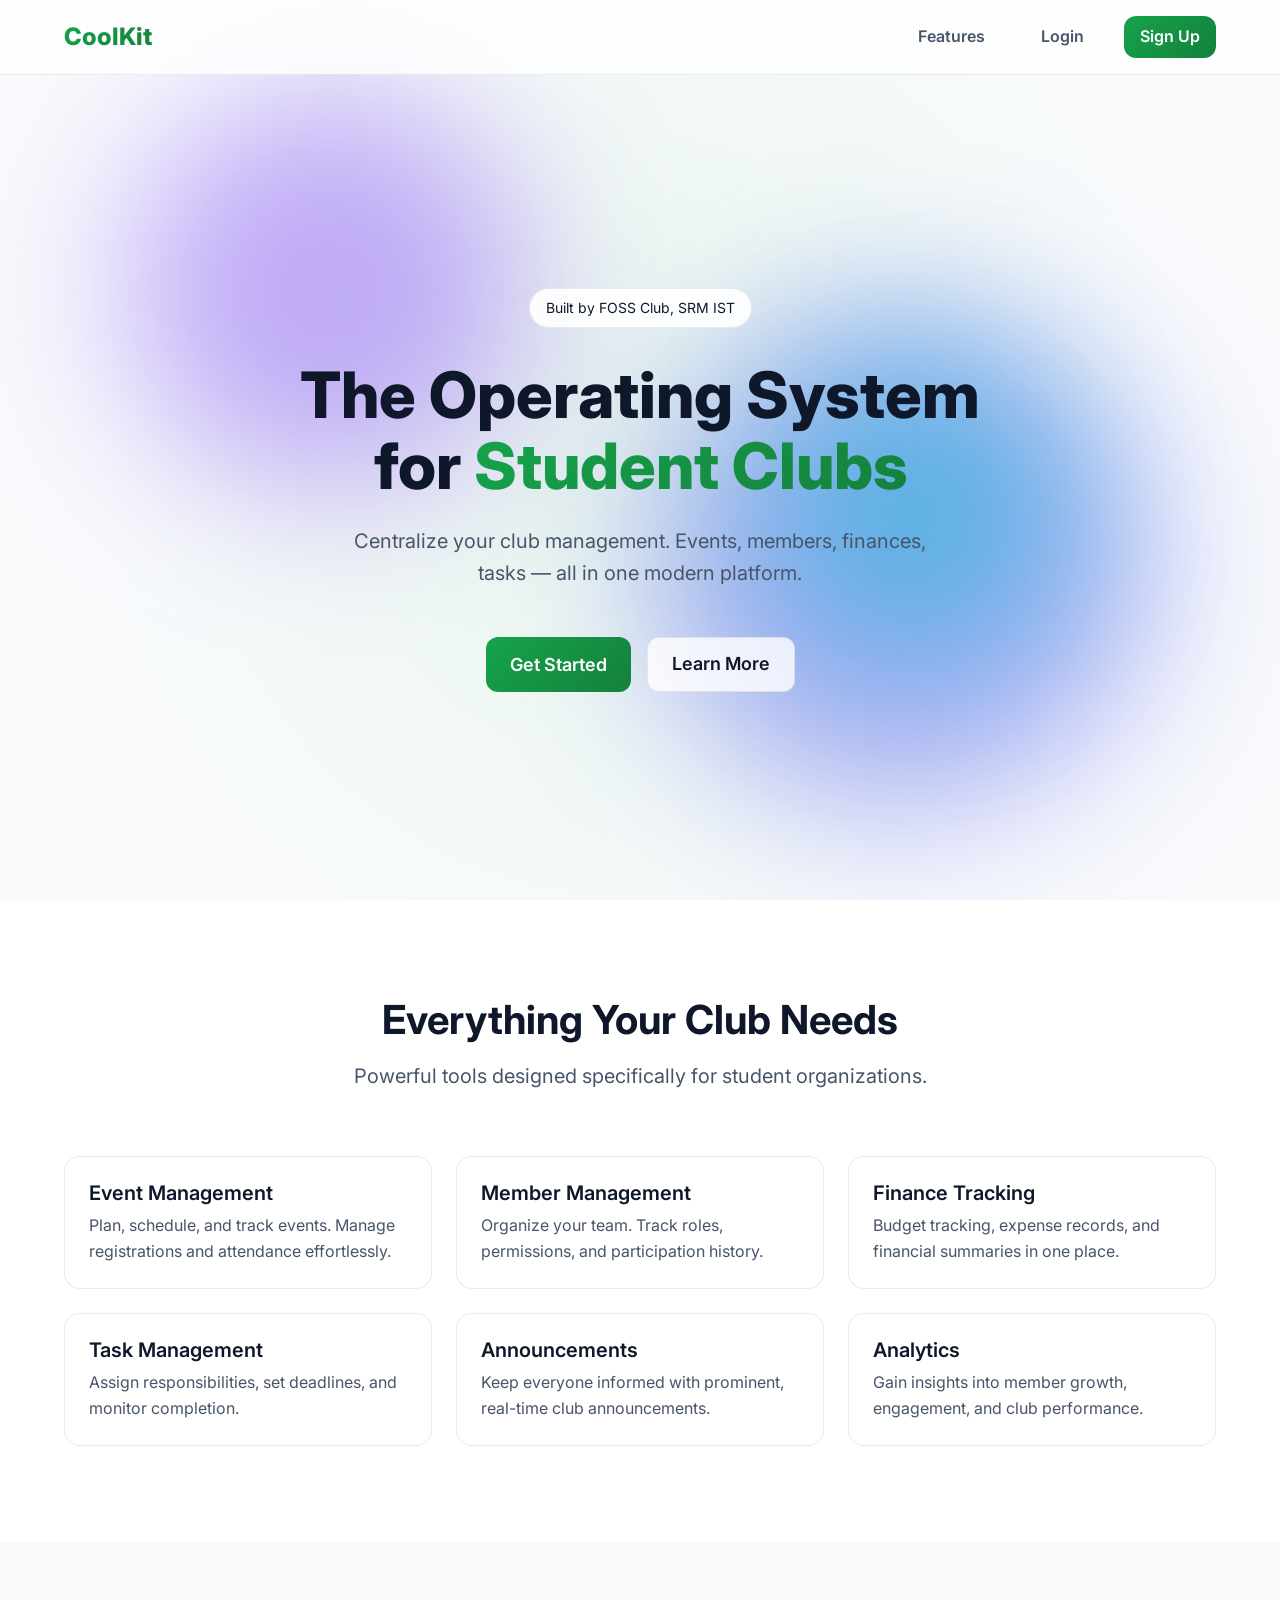
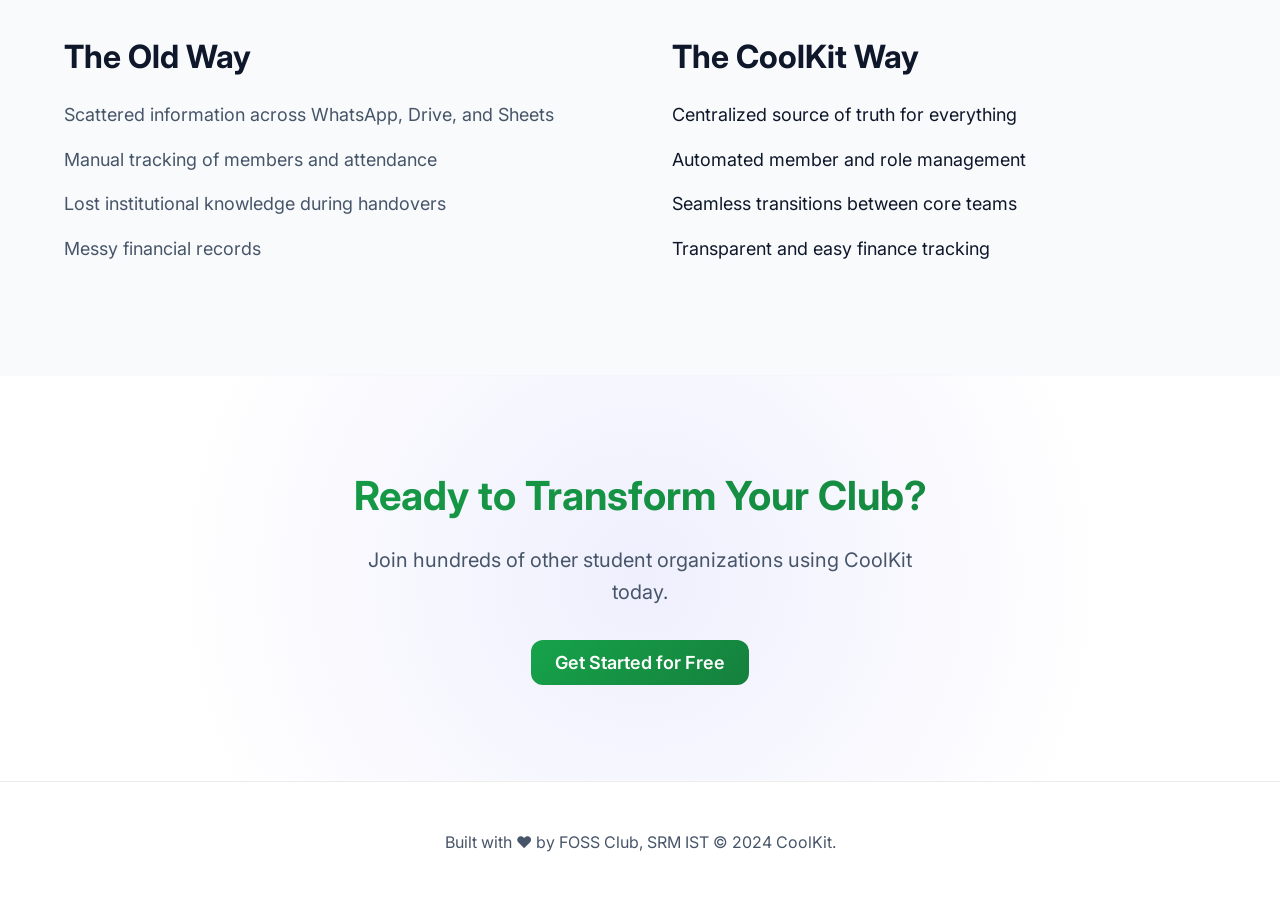
<file: frontend/index.html>
<!DOCTYPE html>
<html lang="en">
<head>
  <meta charset="UTF-8">
  <meta name="viewport" content="width=device-width, initial-scale=1.0">
  <meta name="description" content="CoolKit - The Operating System for Student Clubs. Centralize your club management effortlessly.">
  <title>CoolKit — The Operating System for Student Clubs</title>
  
  <link rel="stylesheet" href="css/base.css?v=6">
  <link rel="stylesheet" href="css/components.css?v=6">
  <link rel="stylesheet" href="css/landing.css?v=6">
</head>
<body>

  <!-- Navbar -->
  <nav class="navbar">
    <div class="nav-container">
      <a href="#" class="nav-brand">CoolKit</a>
      <div class="nav-links">
        <a href="#features" class="btn btn-ghost">Features</a>
        <a href="#" class="btn btn-ghost" onclick="window.CoolKitAuth.openAuthModal('login')">Login</a>
        <a href="#" class="btn btn-primary" onclick="window.CoolKitAuth.openAuthModal('register')">Sign Up</a>
      </div>
    </div>
  </nav>

  <!-- Hero Section -->
  <section class="hero">
    <div class="hero-bg">
      <div class="hero-orb orb-1"></div>
      <div class="hero-orb orb-2"></div>
      <div class="hero-orb orb-3"></div>
    </div>
    
    <div class="hero-content">
      <div class="hero-badge">Built by FOSS Club, SRM IST</div>
      <h1 class="hero-title">The Operating System for <span>Student Clubs</span></h1>
      <p class="hero-subtitle">Centralize your club management. Events, members, finances, tasks — all in one modern platform.</p>
      
      <div class="hero-cta">
        <button class="btn btn-primary btn-lg" onclick="window.CoolKitAuth.openAuthModal('register')">Get Started</button>
        <a href="#features" class="btn btn-secondary btn-lg">Learn More</a>
      </div>
    </div>
  </section>

  <!-- Features Section -->
  <section id="features" class="features">
    <div class="features-header">
      <h2>Everything Your Club Needs</h2>
      <p class="hero-subtitle">Powerful tools designed specifically for student organizations.</p>
    </div>
    
    <div class="features-grid">
      <div class="feature-card card">
        <h3 class="feature-title">Event Management</h3>
        <p class="feature-description">Plan, schedule, and track events. Manage registrations and attendance effortlessly.</p>
      </div>
      
      <div class="feature-card card">
        <h3 class="feature-title">Member Management</h3>
        <p class="feature-description">Organize your team. Track roles, permissions, and participation history.</p>
      </div>
      
      <div class="feature-card card">
        <h3 class="feature-title">Finance Tracking</h3>
        <p class="feature-description">Budget tracking, expense records, and financial summaries in one place.</p>
      </div>
      
      <div class="feature-card card">
        <h3 class="feature-title">Task Management</h3>
        <p class="feature-description">Assign responsibilities, set deadlines, and monitor completion.</p>
      </div>
      
      <div class="feature-card card">
        <h3 class="feature-title">Announcements</h3>
        <p class="feature-description">Keep everyone informed with prominent, real-time club announcements.</p>
      </div>
      
      <div class="feature-card card">
        <h3 class="feature-title">Analytics</h3>
        <p class="feature-description">Gain insights into member growth, engagement, and club performance.</p>
      </div>
    </div>
  </section>

  <!-- Problem/Solution Section -->
  <section class="problem-section">
    <div class="problem-container">
      <div>
        <h2 style="font-size: var(--text-3xl); margin-bottom: var(--spacing-6)">The Old Way</h2>
        <ul class="problem-list">
          <li>Scattered information across WhatsApp, Drive, and Sheets</li>
          <li>Manual tracking of members and attendance</li>
          <li>Lost institutional knowledge during handovers</li>
          <li>Messy financial records</li>
        </ul>
      </div>
      
      <div>
        <h2 style="font-size: var(--text-3xl); margin-bottom: var(--spacing-6)">The CoolKit Way</h2>
        <ul class="solution-list">
          <li>Centralized source of truth for everything</li>
          <li>Automated member and role management</li>
          <li>Seamless transitions between core teams</li>
          <li>Transparent and easy finance tracking</li>
        </ul>
      </div>
    </div>
  </section>

  <!-- CTA Section -->
  <section class="cta-section">
    <div class="cta-content">
      <h2>Ready to Transform Your Club?</h2>
      <p class="hero-subtitle" style="margin-bottom: var(--spacing-8)">Join hundreds of other student organizations using CoolKit today.</p>
      <button class="btn btn-primary btn-lg" onclick="window.CoolKitAuth.openAuthModal('register')">Get Started for Free</button>
    </div>
  </section>

  <!-- Footer -->
  <footer class="footer">
    <p>Built with ❤️ by FOSS Club, SRM IST &copy; 2024 CoolKit.</p>
  </footer>

  <!-- Auth Modal -->
  <div id="auth-modal" class="modal-overlay">
    <div class="modal">
      <div class="modal-header">
        <div style="display: flex; gap: var(--spacing-4);">
          <button class="tab-btn active" id="tab-login" onclick="window.CoolKitAuth.switchAuthTab('login')" style="background:none;border:none;color:white;font-size:1.1rem;font-weight:600;cursor:pointer;">Login</button>
          <button class="tab-btn" id="tab-register" onclick="window.CoolKitAuth.switchAuthTab('register')" style="background:none;border:none;color:var(--text-secondary);font-size:1.1rem;font-weight:600;cursor:pointer;">Register</button>
        </div>
        <button class="btn-icon btn-ghost" onclick="window.CoolKitAuth.closeAuthModal()">✖</button>
      </div>
      
      <div class="modal-body">
        <div id="auth-error" class="alert alert-error" style="display: none;"></div>
        
        <!-- Login Form -->
        <form id="login-form">
          <div class="form-group">
            <label class="form-label">Email</label>
            <input type="email" class="form-input" id="login-email" required placeholder="you@example.com">
          </div>
          <div class="form-group">
            <label class="form-label">Password</label>
            <input type="password" class="form-input" id="login-password" required placeholder="••••••••">
          </div>
          <button type="submit" class="btn btn-primary" style="width: 100%; margin-top: var(--spacing-4);">Login</button>
        </form>

        <!-- Register Form -->
        <form id="register-form" style="display: none;">
          <div class="form-group">
            <label class="form-label">Full Name</label>
            <input type="text" class="form-input" id="register-name" required placeholder="John Doe">
          </div>
          <div class="form-group">
            <label class="form-label">Email</label>
            <input type="email" class="form-input" id="register-email" required placeholder="you@example.com">
          </div>
          <div class="form-group">
            <label class="form-label">Password</label>
            <input type="password" class="form-input" id="register-password" required placeholder="••••••••" minlength="6">
          </div>
          <div class="form-group">
            <label class="form-label">Confirm Password</label>
            <input type="password" class="form-input" id="register-confirm" required placeholder="••••••••" minlength="6">
          </div>
          <button type="submit" class="btn btn-primary" style="width: 100%; margin-top: var(--spacing-4);">Create Account</button>
        </form>
      </div>
    </div>
  </div>

  <script src="js/api.js"></script>
  <script src="js/auth.js"></script>
</body>
</html>
</file>
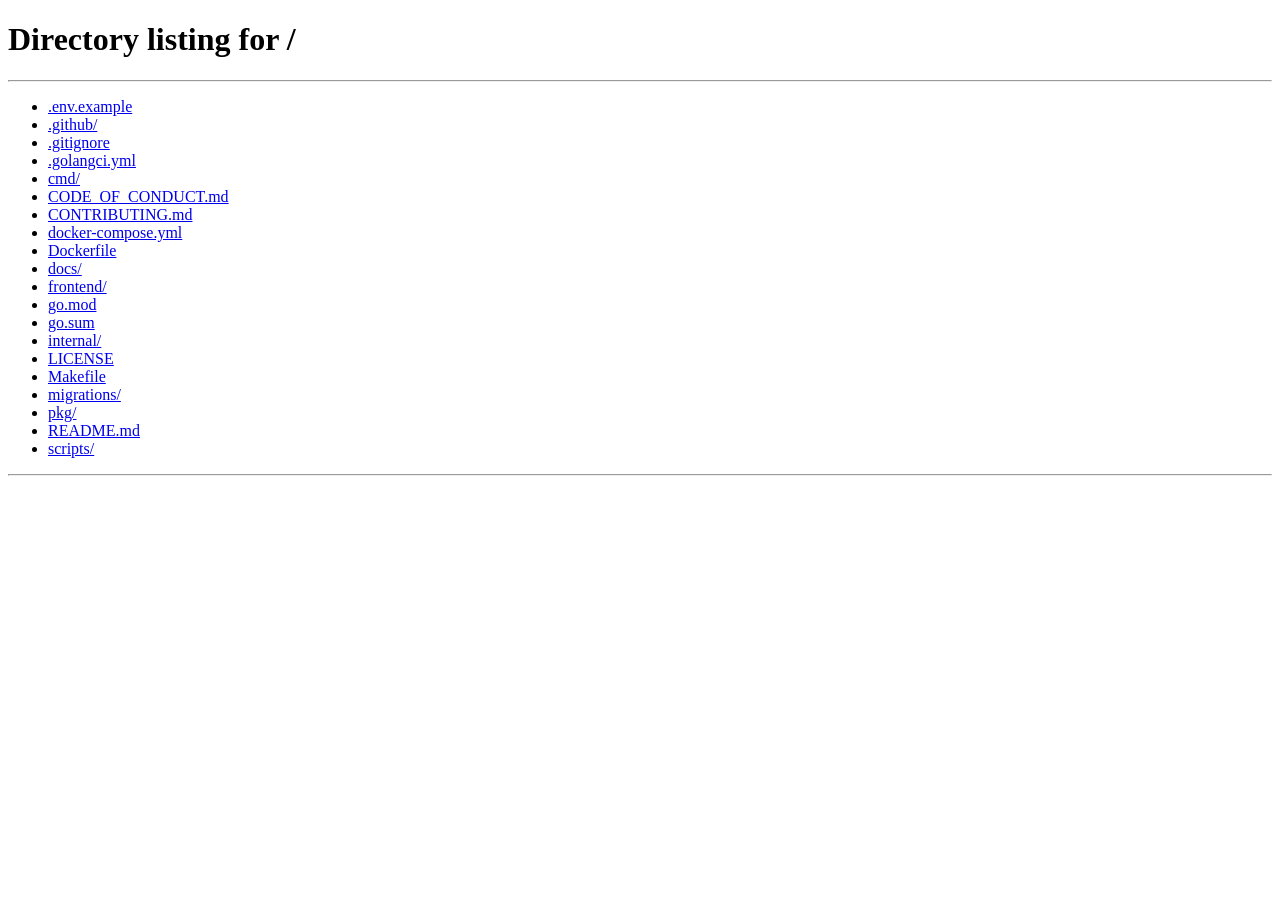
<file: frontend/dashboard.html>
<!DOCTYPE html>
<html lang="en">
<head>
  <meta charset="UTF-8">
  <meta name="viewport" content="width=device-width, initial-scale=1.0">
  <title>Dashboard — CoolKit</title>
  
  <link rel="stylesheet" href="css/base.css?v=6">
  <link rel="stylesheet" href="css/components.css?v=6">
  <link rel="stylesheet" href="css/dashboard.css?v=6">
</head>
<body>

  <!-- Navbar -->
  <nav class="navbar">
    <div class="nav-container">
      <a href="/dashboard" class="nav-brand">CoolKit</a>
      <div class="nav-links">
        <div style="display: flex; align-items: center; gap: var(--spacing-3);">
          <div class="avatar" id="user-avatar">U</div>
          <span id="user-name" style="font-weight: 500;">User Name</span>
        </div>
        <button class="btn btn-ghost btn-sm" onclick="window.CoolKitAuth.logout()">Logout</button>
      </div>
    </div>
  </nav>

  <!-- Dashboard Layout -->
  <main class="dashboard">
    <div class="dashboard-container">
      
      <div class="dashboard-header">
        <h1 class="dashboard-title">Your Clubs</h1>
        <div class="dashboard-actions">
          <button class="btn btn-secondary" onclick="document.getElementById('join-modal').classList.add('active')">Join Club</button>
          <button class="btn btn-primary" onclick="document.getElementById('create-modal').classList.add('active')">Create Club</button>
        </div>
      </div>

      <!-- Clubs Grid -->
      <div id="clubs-grid" class="clubs-grid">
        <!-- Populated by JS -->
      </div>

      <!-- Empty State (Hidden by default) -->
      <div id="empty-state" class="dashboard-empty" style="display: none;">
        <div style="font-size: 64px; margin-bottom: var(--spacing-4);">🏕️</div>
        <h3>No clubs yet</h3>
        <p>Create your first club or join an existing one to get started.</p>
        <div class="actions">
          <button class="btn btn-secondary" onclick="document.getElementById('join-modal').classList.add('active')">Join Club</button>
          <button class="btn btn-primary" onclick="document.getElementById('create-modal').classList.add('active')">Create Club</button>
        </div>
      </div>

    </div>
  </main>

  <!-- Create Club Modal -->
  <div id="create-modal" class="modal-overlay">
    <div class="modal">
      <div class="modal-header">
        <h2 style="font-size: var(--text-2xl);">Create New Club</h2>
        <button class="btn-icon btn-ghost" onclick="this.closest('.modal-overlay').classList.remove('active')">✖</button>
      </div>
      <div class="modal-body">
        <div id="create-error" class="alert alert-error" style="display: none;"></div>
        <form id="create-club-form">
          <div class="form-group">
            <label class="form-label">Club Name</label>
            <input type="text" class="form-input" id="create-name" required placeholder="e.g. FOSS Club">
          </div>
          <div class="form-group">
            <label class="form-label">Join Code</label>
            <input type="text" class="form-input" id="create-code" required placeholder="e.g. FOSS@123">
            <p style="color: var(--text-muted); font-size: var(--text-sm); margin-top: var(--spacing-2);">A unique code for members to join this club.</p>
          </div>
          <div class="form-group">
            <label class="form-label">Description</label>
            <textarea class="form-input" id="create-desc" placeholder="What is your club about?"></textarea>
          </div>
          <div class="modal-footer" style="margin-top: var(--spacing-6);">
            <button type="button" class="btn btn-ghost" onclick="this.closest('.modal-overlay').classList.remove('active')">Cancel</button>
            <button type="submit" class="btn btn-primary">Create Club</button>
          </div>
        </form>
      </div>
    </div>
  </div>

  <!-- Join Club Modal -->
  <div id="join-modal" class="modal-overlay">
    <div class="modal">
      <div class="modal-header">
        <h2 style="font-size: var(--text-2xl);">Join a Club</h2>
        <button class="btn-icon btn-ghost" onclick="this.closest('.modal-overlay').classList.remove('active')">✖</button>
      </div>
      <div class="modal-body">
        <div id="join-error" class="alert alert-error" style="display: none;"></div>
        <form id="join-club-form">
          <div class="form-group">
            <label class="form-label">Join Code</label>
            <input type="text" class="form-input" id="join-code" required placeholder="Enter Join Code">
            <p style="color: var(--text-muted); font-size: var(--text-sm); margin-top: var(--spacing-2);">Ask a club administrator for the Join Code</p>
          </div>
          <div class="modal-footer" style="margin-top: var(--spacing-6);">
            <button type="button" class="btn btn-ghost" onclick="this.closest('.modal-overlay').classList.remove('active')">Cancel</button>
            <button type="submit" class="btn btn-primary">Join</button>
          </div>
        </form>
      </div>
    </div>
  </div>

  <script src="js/api.js"></script>
  <script src="js/auth.js"></script>
  <script src="js/dashboard.js"></script>
</body>
</html>
</file>
<file: frontend/css/base.css>
@import url('https://fonts.googleapis.com/css2?family=Inter:wght@300;400;500;600;700;800&display=swap');
@import './variables.css?v=6';

*, *::before, *::after {
  box-sizing: border-box;
  margin: 0;
  padding: 0;
}

html {
  scroll-behavior: smooth;
  font-size: 16px;
}

body {
  font-family: var(--font-family);
  background-color: var(--bg-primary);
  color: var(--text-primary);
  line-height: 1.6;
  -webkit-font-smoothing: antialiased;
  -moz-osx-font-smoothing: grayscale;
  overflow-x: hidden;
}

h1, h2, h3, h4, h5, h6 {
  line-height: 1.2;
  font-weight: 700;
}

h1 { font-size: var(--text-4xl); }
h2 { font-size: var(--text-3xl); }
h3 { font-size: var(--text-2xl); }
h4 { font-size: var(--text-xl); }

a {
  color: var(--accent-green);
  text-decoration: none;
  transition: color var(--transition-normal);
}

a:hover {
  color: var(--accent-purple);
}

::selection {
  background-color: var(--accent-green);
  color: white;
}

/* Scrollbar */
::-webkit-scrollbar {
  width: 8px;
  height: 8px;
}
::-webkit-scrollbar-track {
  background: var(--bg-primary);
}
::-webkit-scrollbar-thumb {
  background: var(--surface-3);
  border-radius: var(--radius-full);
}
::-webkit-scrollbar-thumb:hover {
  background: var(--text-muted);
}

:focus-visible {
  outline: 2px solid var(--accent-green);
  outline-offset: 2px;
}
</file>
<file: frontend/css/components.css>
/* Buttons */
.btn {
  display: inline-flex;
  align-items: center;
  justify-content: center;
  gap: var(--spacing-2);
  padding: var(--spacing-2) var(--spacing-4);
  border-radius: var(--radius-lg);
  font-weight: 600;
  cursor: pointer;
  transition: all var(--transition-normal);
  border: none;
  font-family: var(--font-family);
  font-size: var(--text-base);
  text-decoration: none;
}

.btn-primary {
  background: var(--gradient-primary);
  color: white;
}
.btn-primary:hover {
  transform: scale(1.02);
  box-shadow: var(--shadow-glow);
}

.btn-secondary {
  background: var(--surface-1);
  border: 1px solid var(--border-subtle);
  color: var(--text-primary);
}
.btn-secondary:hover {
  background: var(--surface-2);
  border-color: var(--border-bright);
}

.btn-ghost {
  background: transparent;
  color: var(--text-secondary);
}
.btn-ghost:hover {
  background: var(--surface-1);
  color: var(--text-primary);
}

.btn-sm {
  padding: var(--spacing-1) var(--spacing-3);
  font-size: var(--text-sm);
}

.btn-lg {
  padding: var(--spacing-3) var(--spacing-6);
  font-size: var(--text-lg);
}

.btn-icon {
  padding: var(--spacing-2);
  border-radius: var(--radius-md);
  aspect-ratio: 1;
}

/* Cards */
.card {
  background: var(--surface-1);
  border: 1px solid var(--border-subtle);
  border-radius: var(--radius-xl);
  padding: var(--spacing-6);
  transition: all var(--transition-normal);
}
.card:hover {
  border-color: var(--border-bright);
  transform: translateY(-2px);
  box-shadow: var(--shadow-md);
}

.card-header { margin-bottom: var(--spacing-4); }
.card-body { margin-bottom: var(--spacing-4); }
.card-footer { margin-top: var(--spacing-4); }

/* Modals */
.modal-overlay {
  position: fixed;
  inset: 0;
  background: rgba(0, 0, 0, 0.4);
  backdrop-filter: blur(4px);
  z-index: var(--z-modal);
  display: none;
  align-items: center;
  justify-content: center;
  opacity: 0;
  transition: opacity var(--transition-normal);
}
.modal-overlay.active {
  display: flex;
  opacity: 1;
}

.modal {
  background: var(--surface-1);
  border: 1px solid var(--border-subtle);
  border-radius: var(--radius-2xl);
  padding: var(--spacing-8);
  max-width: 480px;
  width: 90%;
  transform: scale(0.95);
  transition: transform var(--transition-normal);
  backdrop-filter: blur(16px);
}
.modal-overlay.active .modal {
  transform: scale(1);
}
.modal-header {
  margin-bottom: var(--spacing-6);
  display: flex;
  justify-content: space-between;
  align-items: center;
}
.modal-body {
  margin-bottom: var(--spacing-6);
}
.modal-footer {
  display: flex;
  justify-content: flex-end;
  gap: var(--spacing-3);
}

/* Forms */
.form-group {
  margin-bottom: var(--spacing-4);
}
.form-label {
  display: block;
  color: var(--text-secondary);
  font-size: var(--text-sm);
  font-weight: 500;
  text-transform: uppercase;
  letter-spacing: 0.05em;
  margin-bottom: var(--spacing-2);
}
.form-input {
  width: 100%;
  background: var(--surface-3);
  border: 1px solid var(--border-subtle);
  border-radius: var(--radius-md);
  padding: var(--spacing-3) var(--spacing-4);
  color: var(--text-primary);
  font-family: var(--font-family);
  font-size: var(--text-base);
  transition: all var(--transition-normal);
}
.form-input:focus {
  outline: none;
  border-color: var(--accent-green);
  box-shadow: 0 0 0 2px rgba(22, 163, 74, 0.2);
}
.form-input::placeholder {
  color: var(--text-muted);
}
textarea.form-input {
  min-height: 100px;
  resize: vertical;
}

/* Badges */
.badge {
  display: inline-flex;
  padding: 0.2rem 0.5rem;
  border-radius: var(--radius-full);
  font-size: var(--text-xs);
  font-weight: 600;
  text-transform: uppercase;
}
.badge-primary { background: rgba(22, 163, 74, 0.15); color: var(--accent-green); }
.badge-success { background: rgba(16, 185, 129, 0.15); color: var(--accent-green); }
.badge-warning { background: rgba(245, 158, 11, 0.15); color: var(--accent-amber); }
.badge-danger { background: rgba(244, 63, 94, 0.15); color: var(--accent-rose); }

/* Alerts */
.alert {
  padding: var(--spacing-4);
  border-radius: var(--radius-lg);
  border-left: 4px solid;
  margin-bottom: var(--spacing-4);
}
.alert-success { background: rgba(16, 185, 129, 0.1); border-left-color: var(--accent-green); color: var(--accent-green); }
.alert-error { background: rgba(244, 63, 94, 0.1); border-left-color: var(--accent-rose); color: var(--accent-rose); }
.alert-info { background: rgba(6, 182, 212, 0.1); border-left-color: var(--accent-cyan); color: var(--accent-cyan); }

/* Navigation */
.navbar {
  position: fixed;
  top: 0;
  left: 0;
  width: 100%;
  background: rgba(255, 255, 255, 0.8);
  backdrop-filter: blur(12px);
  -webkit-backdrop-filter: blur(12px);
  border-bottom: 1px solid var(--border-subtle);
  z-index: var(--z-nav);
  padding: var(--spacing-4) 0;
}
.nav-container {
  max-width: 1200px;
  margin: 0 auto;
  padding: 0 var(--spacing-6);
  display: flex;
  justify-content: space-between;
  align-items: center;
}
.nav-brand {
  font-size: var(--text-2xl);
  font-weight: 800;
  background: var(--gradient-primary);
  -webkit-background-clip: text;
  color: transparent;
  text-decoration: none;
}
.nav-links {
  display: flex;
  gap: var(--spacing-6);
  align-items: center;
}

/* Avatar */
.avatar {
  width: 40px;
  height: 40px;
  border-radius: var(--radius-full);
  background: var(--gradient-primary);
  display: flex;
  align-items: center;
  justify-content: center;
  font-weight: 600;
  color: white;
  text-transform: uppercase;
  font-size: var(--text-base);
}

/* Empty State */
.empty-state {
  text-align: center;
  padding: var(--spacing-16) var(--spacing-8);
  color: var(--text-secondary);
}

/* Spinner */
.spinner {
  width: 24px;
  height: 24px;
  border: 3px solid var(--surface-3);
  border-top-color: var(--accent-green);
  border-radius: 50%;
  animation: spin 1s linear infinite;
}

@keyframes spin {
  to { transform: rotate(360deg); }
}
</file>
<file: frontend/css/landing.css>
/* Hero Section */
.hero {
  min-height: 100vh;
  display: flex;
  align-items: center;
  position: relative;
  overflow: hidden;
  padding-top: 80px; /* Navbar height */
}

.hero-bg {
  position: absolute;
  inset: 0;
  z-index: 0;
  background: var(--gradient-hero);
}

.hero-orb {
  position: absolute;
  border-radius: 50%;
  filter: blur(80px);
  opacity: 0.5;
  animation: float 20s infinite ease-in-out;
}

.orb-1 { width: 400px; height: 400px; background: var(--accent-purple); top: 10%; left: 10%; animation-delay: 0s; }
.orb-2 { width: 500px; height: 500px; background: var(--accent-blue); bottom: 10%; right: 10%; animation-delay: -5s; }
.orb-3 { width: 300px; height: 300px; background: var(--accent-cyan); top: 40%; left: 60%; animation-delay: -10s; }

.hero-content {
  position: relative;
  z-index: 1;
  text-align: center;
  max-width: 800px;
  margin: 0 auto;
  padding: 0 var(--spacing-6);
  animation: fadeInUp 1s ease-out forwards;
}

.hero-title {
  font-size: clamp(2.5rem, 5vw, 4.5rem);
  font-weight: 800;
  line-height: 1.1;
  color: var(--text-primary);
  margin-bottom: var(--spacing-6);
}

.hero-title span {
  background: var(--gradient-primary);
  -webkit-background-clip: text;
  color: transparent;
}

.hero-subtitle {
  font-size: var(--text-xl);
  color: var(--text-secondary);
  max-width: 600px;
  margin: 0 auto;
  line-height: 1.6;
}

.hero-cta {
  margin-top: var(--spacing-12);
  display: flex;
  gap: var(--spacing-4);
  justify-content: center;
}

.hero-badge {
  display: inline-flex;
  align-items: center;
  padding: var(--spacing-2) var(--spacing-4);
  background: var(--surface-2);
  border: 1px solid var(--border-subtle);
  border-radius: var(--radius-full);
  margin-bottom: var(--spacing-8);
  font-size: var(--text-sm);
  backdrop-filter: blur(10px);
  animation: pulse 2s infinite;
}

/* Features Section */
.features {
  padding: var(--spacing-24) 0;
  max-width: 1200px;
  margin: 0 auto;
  padding-left: var(--spacing-6);
  padding-right: var(--spacing-6);
}

.features-header {
  text-align: center;
  margin-bottom: var(--spacing-16);
}

.features-header h2 {
  font-size: var(--text-4xl);
  margin-bottom: var(--spacing-4);
}

.features-grid {
  display: grid;
  grid-template-columns: repeat(auto-fit, minmax(300px, 1fr));
  gap: var(--spacing-6);
}

.feature-card {
  position: relative;
  overflow: hidden;
}

.feature-card:hover {
  border-color: var(--accent-blue);
}

.feature-card::before {
  content: '';
  position: absolute;
  top: 0;
  left: 0;
  width: 4px;
  height: 100%;
  background: var(--gradient-primary);
  opacity: 0;
  transition: opacity var(--transition-normal);
}

.feature-card:hover::before {
  opacity: 1;
}

.feature-icon {
  width: 48px;
  height: 48px;
  border-radius: var(--radius-lg);
  background: var(--surface-2);
  display: flex;
  align-items: center;
  justify-content: center;
  font-size: var(--text-2xl);
  margin-bottom: var(--spacing-4);
  border: 1px solid var(--border-subtle);
}

.feature-title {
  font-size: var(--text-xl);
  font-weight: 600;
  margin-bottom: var(--spacing-2);
}

.feature-description {
  color: var(--text-secondary);
  font-size: var(--text-base);
}

/* Problem Section */
.problem-section {
  padding: var(--spacing-24) 0;
  background: var(--bg-secondary);
}

.problem-container {
  max-width: 1200px;
  margin: 0 auto;
  padding: 0 var(--spacing-6);
  display: grid;
  grid-template-columns: 1fr 1fr;
  gap: var(--spacing-16);
  align-items: center;
}

@media (max-width: 768px) {
  .problem-container {
    grid-template-columns: 1fr;
  }
}

.problem-list, .solution-list {
  list-style: none;
}

.problem-list li, .solution-list li {
  display: flex;
  align-items: center;
  gap: var(--spacing-4);
  margin-bottom: var(--spacing-4);
  font-size: var(--text-lg);
  color: var(--text-secondary);
}

.solution-list li {
  color: var(--text-primary);
}

/* CTA Section */
.cta-section {
  padding: var(--spacing-24) 0;
  text-align: center;
  position: relative;
}

.cta-section::before {
  content: '';
  position: absolute;
  top: 50%;
  left: 50%;
  transform: translate(-50%, -50%);
  width: 100%;
  height: 100%;
  background: radial-gradient(circle, rgba(99, 102, 241, 0.1) 0%, transparent 70%);
  z-index: 0;
}

.cta-content {
  position: relative;
  z-index: 1;
}

.cta-content h2 {
  font-size: var(--text-4xl);
  margin-bottom: var(--spacing-6);
  background: var(--gradient-primary);
  -webkit-background-clip: text;
  color: transparent;
}

/* Footer */
.footer {
  padding: var(--spacing-12) 0;
  border-top: 1px solid var(--border-subtle);
  text-align: center;
  color: var(--text-secondary);
}

/* Animations */
@keyframes fadeInUp {
  from { opacity: 0; transform: translateY(30px); }
  to { opacity: 1; transform: translateY(0); }
}

@keyframes float {
  0%, 100% { transform: translate(0, 0); }
  25% { transform: translate(20px, 20px); }
  50% { transform: translate(0, 40px); }
  75% { transform: translate(-20px, 20px); }
}

@keyframes pulse {
  0%, 100% { box-shadow: 0 0 0 0 rgba(255,255,255,0.1); }
  50% { box-shadow: 0 0 0 10px rgba(255,255,255,0); }
}
</file>
<file: frontend/css/dashboard.css>
/* Dashboard Layout */
.dashboard {
  min-height: 100vh;
  padding-top: calc(80px + var(--spacing-8));
  padding-bottom: var(--spacing-16);
}

.dashboard-container {
  max-width: 1200px;
  margin: 0 auto;
  padding: 0 var(--spacing-6);
}

.dashboard-header {
  display: flex;
  justify-content: space-between;
  align-items: center;
  margin-bottom: var(--spacing-8);
  flex-wrap: wrap;
  gap: var(--spacing-4);
}

.dashboard-title {
  font-size: var(--text-3xl);
  font-weight: 700;
}

.dashboard-actions {
  display: flex;
  gap: var(--spacing-4);
}

/* Club Cards */
.clubs-grid {
  display: grid;
  grid-template-columns: repeat(auto-fill, minmax(320px, 1fr));
  gap: var(--spacing-6);
}

.club-card {
  cursor: pointer;
  display: flex;
  flex-direction: column;
}

.club-card-header {
  display: flex;
  align-items: center;
  gap: var(--spacing-4);
  margin-bottom: var(--spacing-4);
}

.club-card-logo {
  width: 48px;
  height: 48px;
  border-radius: var(--radius-full);
  background: var(--gradient-primary);
  display: flex;
  align-items: center;
  justify-content: center;
  font-size: var(--text-xl);
  color: white;
  flex-shrink: 0;
}

.club-card-info {
  flex-grow: 1;
}

.club-card-name {
  font-weight: 600;
  font-size: var(--text-lg);
  margin-bottom: var(--spacing-1);
}

.club-card-description {
  color: var(--text-secondary);
  font-size: var(--text-sm);
  display: -webkit-box;
  -webkit-line-clamp: 2;
  -webkit-box-orient: vertical;
  overflow: hidden;
  flex-grow: 1;
  margin-bottom: var(--spacing-4);
}

.club-card-footer {
  display: flex;
  justify-content: space-between;
  align-items: center;
  padding-top: var(--spacing-4);
  border-top: 1px solid var(--border-subtle);
  font-size: var(--text-xs);
  color: var(--text-muted);
}

/* Create Club Card */
.create-club-card {
  background: transparent;
  border: 2px dashed var(--border-subtle);
  border-radius: var(--radius-xl);
  display: flex;
  flex-direction: column;
  align-items: center;
  justify-content: center;
  min-height: 220px;
  cursor: pointer;
  transition: all var(--transition-normal);
  color: var(--text-secondary);
  gap: var(--spacing-4);
}

.create-club-card:hover {
  border-color: var(--accent-green);
  color: var(--accent-green);
  background: rgba(22, 163, 74, 0.05);
}

.create-club-card svg {
  width: 48px;
  height: 48px;
}

/* Empty State */
.dashboard-empty {
  display: flex;
  flex-direction: column;
  align-items: center;
  justify-content: center;
  text-align: center;
  padding: var(--spacing-24) 0;
}

.dashboard-empty h3 {
  margin: var(--spacing-6) 0 var(--spacing-2);
}

.dashboard-empty p {
  color: var(--text-secondary);
  margin-bottom: var(--spacing-8);
  max-width: 400px;
}

.dashboard-empty .actions {
  display: flex;
  gap: var(--spacing-4);
}
</file>
